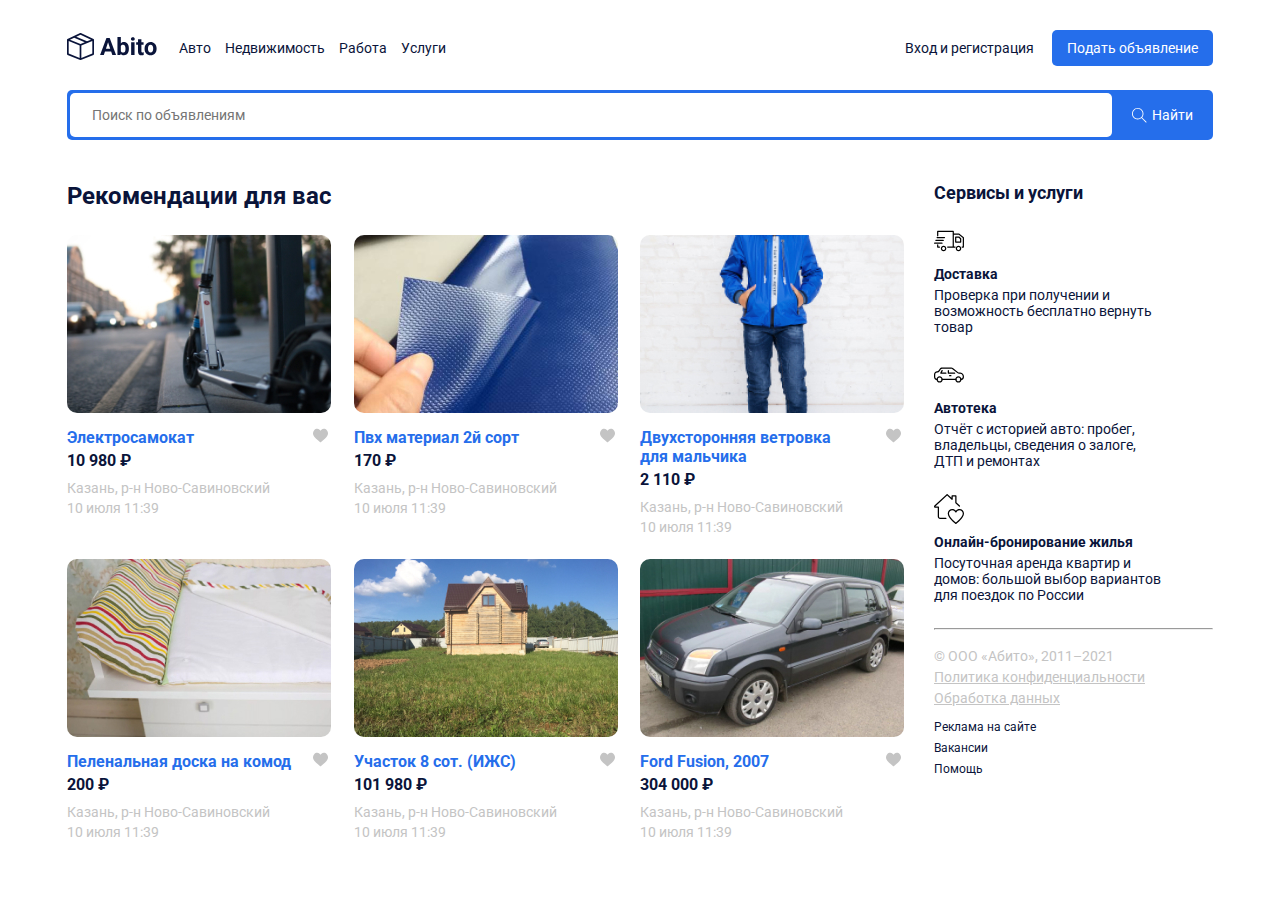
<file: index.html>
<!DOCTYPE html>
<html lang="ru">

<head>
	<meta charset="UTF-8">
	<meta http-equiv="X-UA-Compatible" content="IE=edge">
	<meta name="viewport" content="width=device-width, initial-scale=1.0">

	<title>Доска объявлений</title>
	<link href="https://fonts.googleapis.com/css2?family=Roboto:wght@400;700&display=swap" rel="stylesheet">
	<link rel="stylesheet" href="css/normalize.css">
	<link rel="stylesheet" href="css/style.css">
</head>

<body>
	<header class="header container">
		<div class="navbar">
			<a href="index.html" class="logo">
				<img src="img/logo.svg" alt="logo: Abito" class="logo-image">
			</a>
			<!-- /.logo -->
			<nav class="navbar-menu">
				<ul class="menu">
					<li class="menu-item">
						<a href="#" class="menu-link">Авто</a>
					</li>
					<li class="menu-item">
						<a href="#" class="menu-link">Недвижимость</a>
					</li>
					<li class="menu-item">
						<a href="#" class="menu-link">Работа</a>
					</li>
					<li class="menu-item">
						<a href="#" class="menu-link">Услуги</a>
					</li>
				</ul>
			</nav>
			<!-- /.navbar-menu -->
			<div class="button-group">
				<a href="#" class="button button-link">Вход и регистрация</a>
				<a href="#" class="button button-primary">Подать объявление</a>
			</div>
			<!-- /.button-group -->
		</div>
		<!-- /.navbar -->
		<div class="search-panel">
			<input type="search" class="search-input" placeholder="Поиск по объявлениям">
			<button class="search-button">
				<svg class="search-icon" width="15" height="15" viewBox="0 0 15 15" fill="none" xmlns="http://www.w3.org/2000/svg">
					<path d="M14.6506 14.0012L10.0862 9.43675C10.9465 8.43352 11.4706 7.13293 11.4706 5.71058C11.4706 2.54822 8.89765 -0.0247192 5.7353 -0.0247192C4.20353 -0.0247192 2.76265 0.571751 1.67824 1.6544C0.595589 2.73793 -0.000881376 4.17881 9.77541e-07 5.71058C9.77541e-07 8.87293 2.57294 11.4459 5.7353 11.4459C7.15765 11.4459 8.45912 10.9218 9.46235 10.0615L14.0268 14.6259L14.6506 14.0012ZM5.7353 10.5635C3.06 10.5635 0.882354 8.38675 0.882354 5.71058C0.881472 4.41352 1.38618 3.19499 2.30294 2.2791C3.21882 1.36234 4.43824 0.857634 5.7353 0.857634C8.41059 0.857634 10.5882 3.0344 10.5882 5.71058C10.5882 8.38587 8.41059 10.5635 5.7353 10.5635Z" fill="white" />
				</svg>
				<span class="search-button-text">Найти</span>
			</button>
		</div>
		<!-- /.search-panel -->
	</header>
	<!-- /.header -->

	<div class="page-content container">

		<main class="main">
			<h2 class="page-title">Рекомендации для вас</h2>
			<div class="cards">
				<div class="card">
					<a href="single.html" class="card-link">
						<img src="img/image-1.jpg" alt="photo" class="card-image">
					</a>
					<div class="card-header">
						<a href="single.html" class="card-link">
							<h3 class="card-title">Электросамокат</h3>
						</a>
						<button class="like"><img src="img/favourite.svg" alt="heart"></button>
					</div>
					<strong class="card-price">10 980 ₽</strong>
					<p class="card-text">Казань, р-н Ново-Савиновский</p>
					<p class="card-text">10 июля 11:39</p>
				</div>
				<!-- /.card -->
				<div class="card">
					<a href="single.html" class="card-link">
						<img src="img/image-2.jpg" alt="photo" class="card-image">
					</a>
					<div class="card-header">
						<a href="single.html" class="card-link">
							<h3 class="card-title">Пвх материал 2й сорт</h3>
						</a>
						<button class="like"><img src="img/favourite.svg" alt="heart"></button>
					</div>
					<strong class="card-price">170 ₽</strong>
					<p class="card-text">Казань, р-н Ново-Савиновский</p>
					<p class="card-text">10 июля 11:39</p>
				</div>
				<!-- /.card -->
				<div class="card">
					<a href="single.html" class="card-link">
						<img src="img/image-3.jpg" alt="photo" class="card-image">
					</a>
					<div class="card-header">
						<a href="single.html" class="card-link">
							<h3 class="card-title">Двухсторонняя ветровка для&nbsp;мальчика</h3>
						</a>
						<button class="like"><img src="img/favourite.svg" alt="heart"></button>
					</div>
					<strong class="card-price">2 110 ₽</strong>
					<p class="card-text">Казань, р-н Ново-Савиновский</p>
					<p class="card-text">10 июля 11:39</p>
				</div>
				<!-- /.card -->
				<div class="card">
					<a href="single.html" class="card-link">
						<img src="img/image-4.jpg" alt="photo" class="card-image">
					</a>
					<div class="card-header">
						<a href="single.html" class="card-link">
							<h3 class="card-title">Пеленальная доска на комод</h3>
						</a>
						<button class="like"><img src="img/favourite.svg" alt="heart"></button>
					</div>
					<strong class="card-price">200 ₽</strong>
					<p class="card-text">Казань, р-н Ново-Савиновский</p>
					<p class="card-text">10 июля 11:39</p>
				</div>
				<!-- /.card -->
				<div class="card">
					<a href="single.html" class="card-link">
						<img src="img/image-5.jpg" alt="photo" class="card-image">
					</a>
					<div class="card-header">
						<a href="single.html" class="card-link">
							<h3 class="card-title">Участок 8 сот. (ИЖС)</h3>
						</a>
						<button class="like"><img src="img/favourite.svg" alt="heart"></button>
					</div>
					<strong class="card-price">101 980 ₽</strong>
					<p class="card-text">Казань, р-н Ново-Савиновский</p>
					<p class="card-text">10 июля 11:39</p>
				</div>
				<!-- /.card -->
				<div class="card">
					<a href="single.html" class="card-link">
						<img src="img/image-6.jpg" alt="photo" class="card-image">
					</a>
					<div class="card-header">
						<a href="single.html" class="card-link">
							<h3 class="card-title">Ford Fusion, 2007</h3>
						</a>
						<button class="like"><img src="img/favourite.svg" alt="heart"></button>
					</div>
					<strong class="card-price">304 000 ₽</strong>
					<p class="card-text">Казань, р-н Ново-Савиновский</p>
					<p class="card-text">10 июля 11:39</p>
				</div>
				<!-- /.card -->
			</div>
			<!-- /.cards -->
		</main>
		<!-- /.main -->

		<aside class="sidebar">
			<h4 class="sidebar-title">Сервисы и услуги</h4>
			<div class="service">
				<img src="img/truck.svg" alt="icon" class="service-image">
				<h5 class="service-title">Доставка</h5>
				<p class="service-text">
					Проверка при получении и возможность бесплатно вернуть товар
				</p>
			</div>
			<!-- /.service -->
			<div class="service">
				<img src="img/sedan.svg" alt="icon" class="service-image">
				<h5 class="service-title">Автотека</h5>
				<p class="service-text">
					Отчёт с историей авто: пробег, владельцы, сведения о залоге, ДТП и ремонтах
				</p>
			</div>
			<!-- /.service -->
			<div class="service">
				<img src="img/love.svg" alt="icon" class="service-image">
				<h5 class="service-title">Онлайн-бронирование жилья</h5>
				<p class="service-text">
					Посуточная аренда квартир и домов: большой выбор вариантов для поездок по России
				</p>
			</div>
			<!-- /.service -->

			<hr class="service-line">

			<footer class="footer">
				<p class="footer-text">© ООО «Абито», 2011–2021</p>
				<ul class="footer-menu">
					<li class="footer-menu-item">
						<a href="#" class="footer-text">Политика конфиденциальности</a>
					</li>
					<li class="footer-menu-item">
						<a href="#" class="footer-text">Обработка данных</a>
					</li>
				</ul>
				<ul class="footer-menu">
					<li class="footer-menu-item">
						<a href="#" class="footer-link">Реклама на сайте</a>
					</li>
					<li class="footer-menu-item">
						<a href="#" class="footer-link">Вакансии</a>
					</li>
					<li class="footer-menu-item">
						<a href="#" class="footer-link">Помощь</a>
					</li>
				</ul>
			</footer>
			<!-- /.footer -->
		</aside>
		<!-- /.sidebar -->

	</div>
	<!-- /.page-content -->

</body>

</html>
</file>
<file: css/style.css>
:root {
  --royal-blue: #256eeb;
  --color-white: #fff;
  --color-silver: #c4c4c4;
  --black-pearl: #0a143a;
  --color-java: #14b4be;
}

* {
  margin: 0;
  padding: 0;
  box-sizing: border-box;
}

body {
  width: 100%;
  font-family: 'Roboto', sans-serif;
  font-size: 14px;
  color: var(--black-pearl);
}

.container {
  max-width: 1146px;
  margin: 0 auto;
}

.header {
  padding: 30px 0;
  margin-bottom: 12px;
}

.navbar {
  display: flex;
  justify-content: space-between;
  align-items: center;
  margin-bottom: 24px;
}

.logo {
}

.logo-image {
}

.navbar-menu {
  margin-right: auto;
}

.menu {
  list-style: none;
  margin: 0;
  padding: 0 22px;
  display: flex;
  align-items: center;
}

.menu-item:not(:last-child) {
  margin-right: 14px;
}

.menu-link {
  text-decoration: none;
  color: inherit;
}

.button-group {
}

.button {
  text-decoration: none;
  display: inline-block;
  padding: 10px 15px;
  border-radius: 5px;
  cursor: pointer;
}

.button-link {
  color: inherit;
}

.button-primary {
  background: var(--royal-blue);
  color: var(--color-white);
}

.search-panel {
  height: 50px;
  background: var(--royal-blue);
  border-radius: 5px;
  display: flex;
  padding: 3px;
}

.search-input {
  flex-grow: 1;
  background: var(--color-white);
  border: none;
  border-radius: 5px;
  padding: 0 22px;
}

.search-button {
  background: var(--royal-blue);
  color: var(--color-white);
  padding: 0 17px 0 20px;
  border: none;
  display: flex;
  align-items: center;
}

.search-button-text {
  margin-left: 5px;
}

/* Main-content */
.page-content {
  display: grid;
  grid-template-columns: 9fr 3fr;
  grid-column-gap: 30px;
}

.page-title {
  font-size: 24px;
  line-height: 28px;
  font-weight: 700;
  margin: 0 0 25px;
}

.main {
}

.cards {
  display: flex;
  flex-wrap: wrap;
  justify-content: space-between;
}

.card {
  margin-bottom: 20px;
}

.card-link {
  text-decoration: none;
}

.card-image {
  border-radius: 10px;
  width: 264px;
  height: 178px;
  object-fit: cover;
}

.card-header {
  display: flex;
  justify-content: space-between;
  align-items: start;
  margin: 12px 0 5px;
}

.card-title {
  max-width: 224px;
  font-weight: bold;
  font-size: 16px;
  line-height: 19px;
  color: var(--royal-blue);
}

.like {
  background: var(--color-white);
  border: none;
  cursor: pointer;
  margin-right: 3px;
}

.card-price {
  display: block;
  font-size: 16px;
  font-weight: 700;
  line-height: 18px;
  margin-bottom: 10px;
}

.card-text {
  font-size: 14px;
  line-height: 16px;
  color: var(--color-silver);
  margin-bottom: 4px;
}

/* Sidebar */
.sidebar-title {
  font-size: 18px;
  line-height: 21px;
  font-weight: 700;
  margin: 0;
  margin-bottom: 23px;
}

.service {
  margin-bottom: 25px;
}

.service-image {
  margin-bottom: 7px;
}

.service-title {
  font-size: 14px;
  line-height: 16px;
  font-weight: 700;
  margin-bottom: 5px;
}

.service-text {
  font-size: 14px;
  line-height: 16px;
  max-width: 230px;
}

.service-line {
  color: #e5e5e5;
}

/* Footer */
.footer {
  padding-top: 18px;
}

.footer-menu {
  margin: 0;
  padding: 0;
  list-style: none;
  margin-bottom: 11px;
}

.footer-menu-item {
  margin-bottom: 5px;
}

.footer-text {
  line-height: 16px;
  color: var(--color-silver);
  margin-bottom: 5px;
}

.footer-link {
  font-size: 12px;
  line-height: 14px;
  color: var(--black-pearl);
  text-decoration: none;
}

/* Single page */

.single-main {
  display: flex;
}

.content {
  width: 460px;
  height: 360px;
  margin-right: 30px;
}

.content-text p {
  font-size: 14px;
  line-height: 140%;
}

/* Slider */
.swiper-container {
  width: 100%;
  height: 100%;
  margin-left: auto;
  margin-right: auto;
}

.swiper-slide {
  text-align: center;
  font-size: 18px;
  background: #fff;

  /* Center slide text vertically */
  display: -webkit-box;
  display: -ms-flexbox;
  display: -webkit-flex;
  display: flex;
  -webkit-box-pack: center;
  -ms-flex-pack: center;
  -webkit-justify-content: center;
  justify-content: center;
  -webkit-box-align: center;
  -ms-flex-align: center;
  -webkit-align-items: center;
  align-items: center;
  background-size: cover;
  background-position: center;
}

.swiper-slide img {
  display: block;
  width: 100%;
  height: 100%;
  object-fit: cover;
}

.mySwiper2 {
  width: 100%;
  border-radius: 10px;
}

.mySwiper {
  height: 20%;
  box-sizing: border-box;
  padding: 10px 0;
  margin-bottom: 30px;
}

.mySwiper .swiper-slide {
  width: 25%;
  height: 100%;
  opacity: 0.4;
}

.mySwiper .swiper-slide img {
  border-radius: 3px;
}

.mySwiper .swiper-slide-thumb-active {
  opacity: 1;
}

.single-price {
  font-size: 24px;
  line-height: 28px;
  margin: 0 0 25px;
}

.author {
  min-width: 264px;
}

.author-wrapper {
  display: flex;
  justify-content: space-between;
  align-items: center;
  margin: 25px 0 30px;
}

.author-name {
  font-weight: 700;
  display: block;
  margin-bottom: 4px;
}

.author-avatar {
  width: 50px;
  height: 50px;
  border-radius: 50%;
}

.author-status {
  font-size: 12px;
}

.rating {
  margin-bottom: 5px;
}

.rating-counter {
  opacity: 0.4;
  margin-left: 10px;
}

.button-block {
  width: 100%;
  height: 54px;
  margin-bottom: 14px;
  border: none;
}

.button-success {
  background-color: var(--color-java);
  color: var(--color-white);
}
</file>
